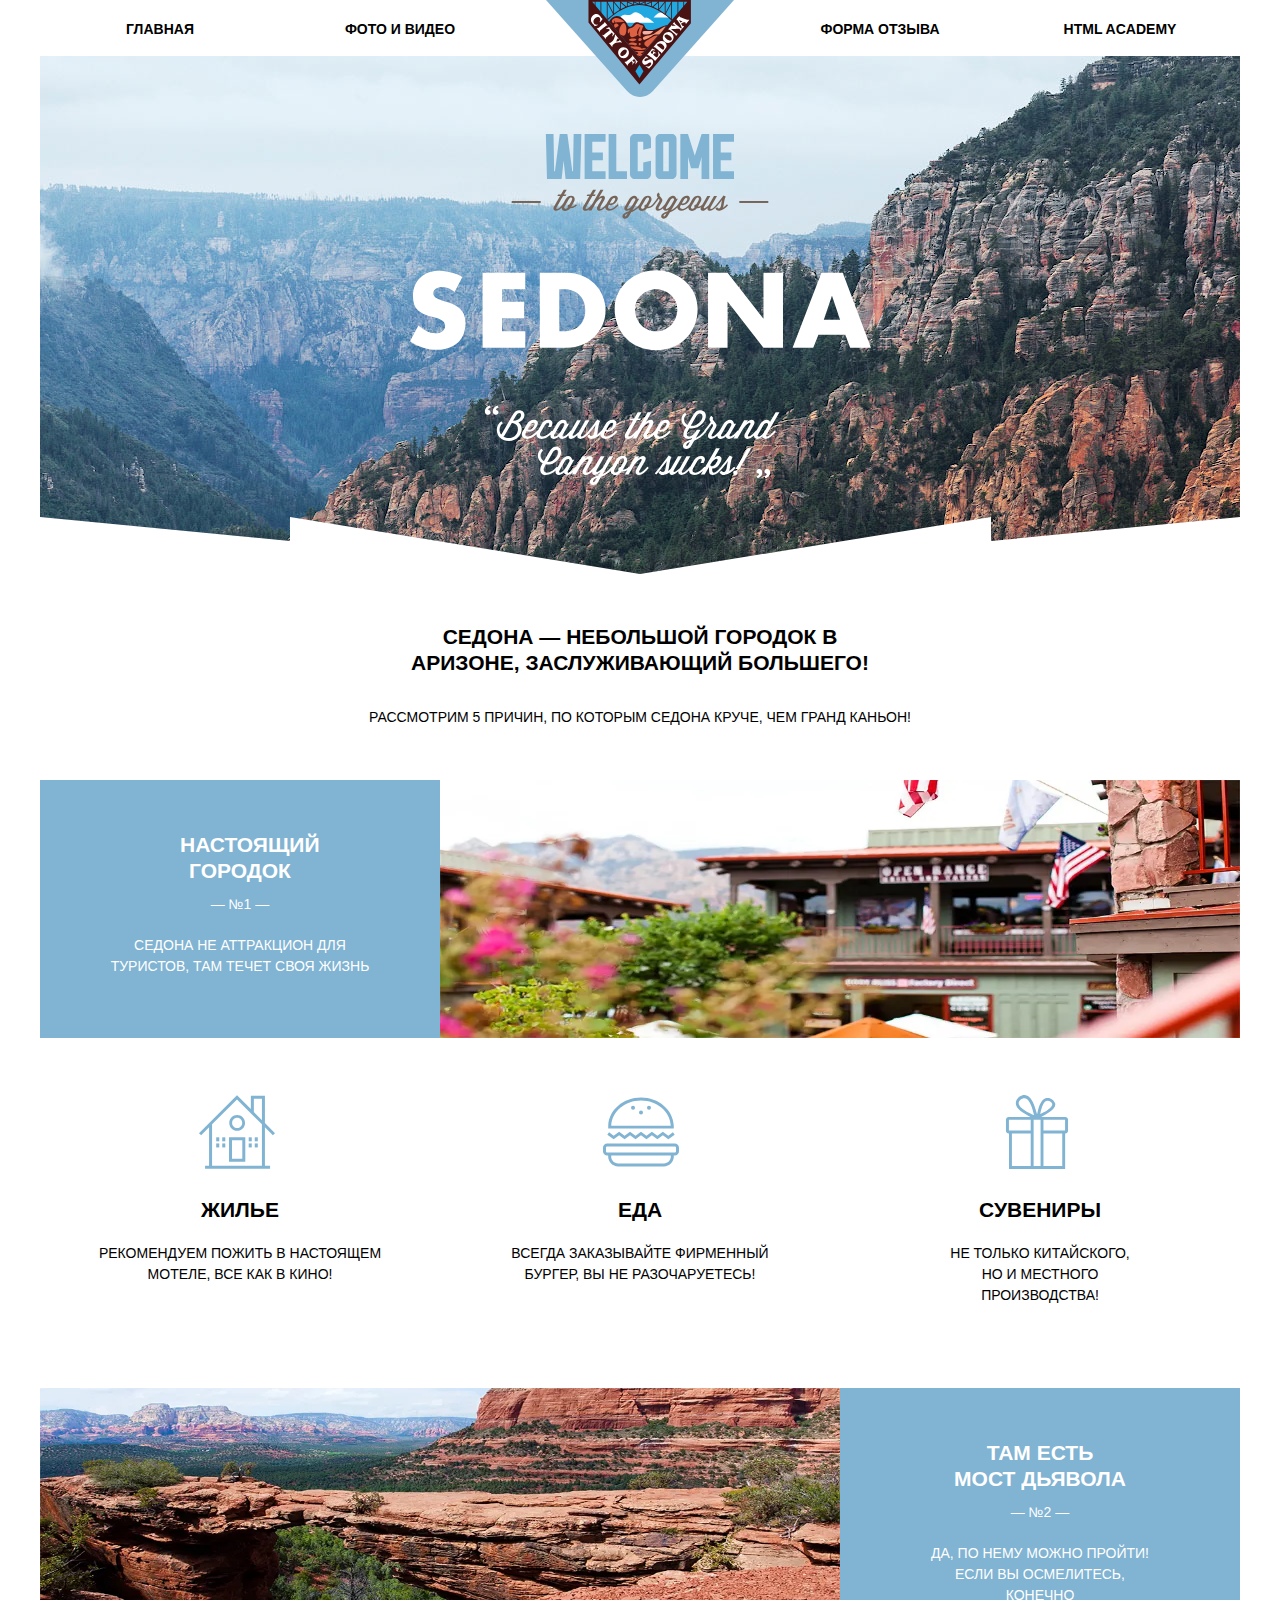
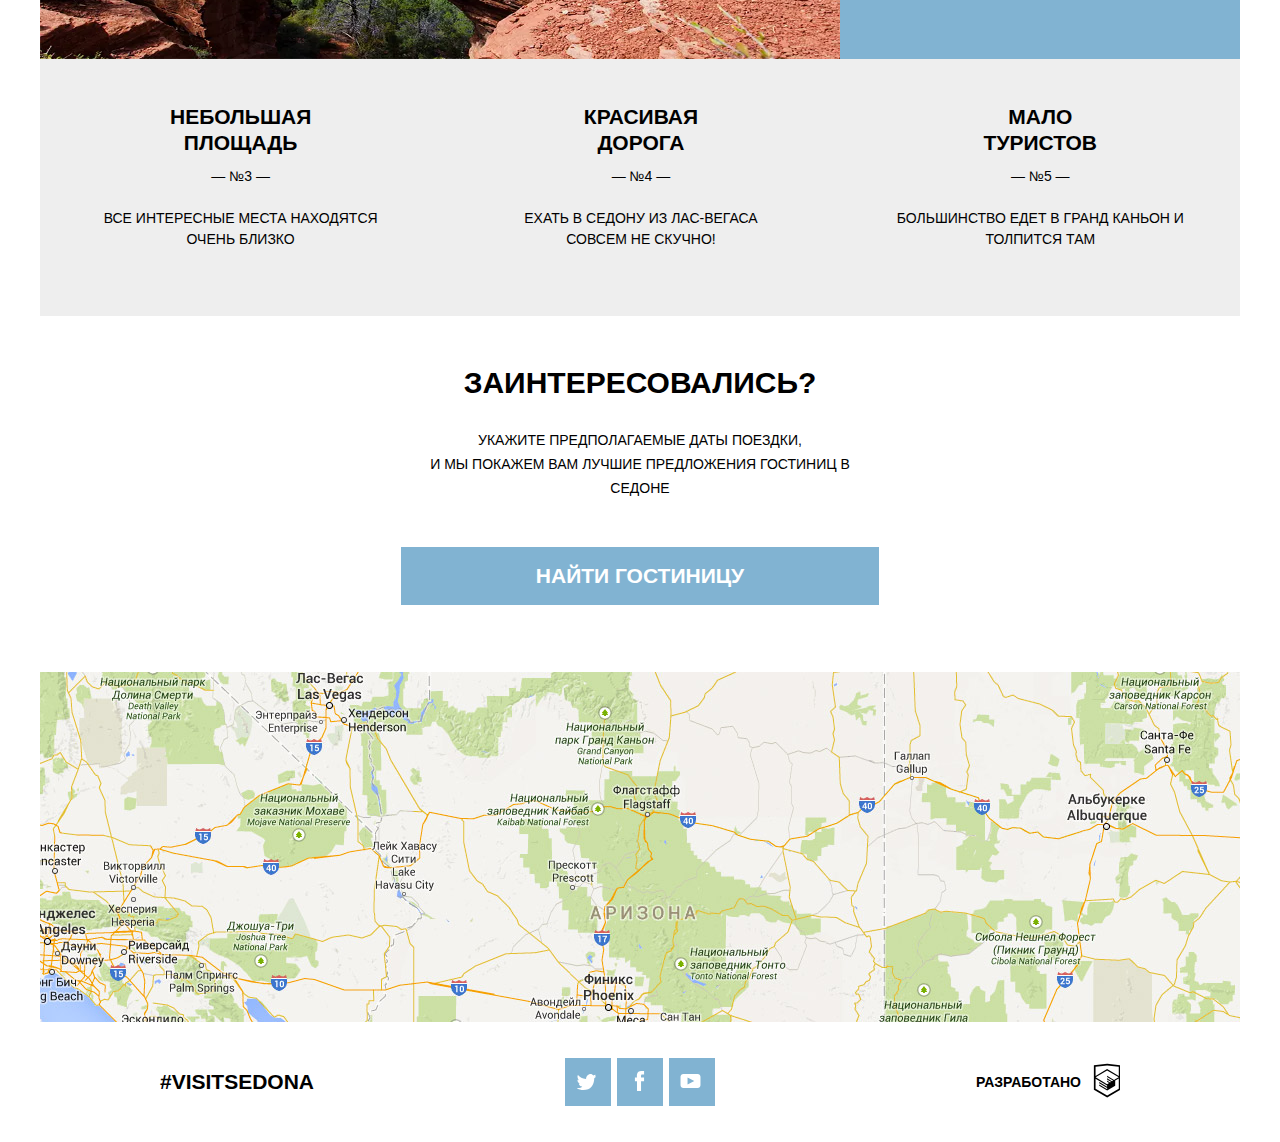
<file: index.html>
<!DOCTYPE html><html lang="ru"><head><meta charset="utf-8"><title>HTML Academy: Sedona</title><meta name="viewport" content="width=device-width,initial-scale=1"><link rel="stylesheet" href="css/style.min.css"><script src="js/picturefill.js"></script><script src="js/svgxuse.js" defer=""></script><link rel="preload" href="fonts/ptsans.woff" as="font"><link rel="preload" href="fonts/ptsans.woff2" as="font"><link rel="preload" href="fonts/ptsansbold.woff" as="font"><link rel="preload" href="fonts/ptsansbold.woff2" as="font"></head><body><header class="page-header"><nav class="main-nav"><button class="main-nav__toggle main-nav__toggle--close" type="button"><span class="visually-hidden">Закрыть меню</span></button><ul class="main-nav__list site-list"><li class="site-list__item site-list__item--main"><a href="#">Главная</a></li><li class="site-list__item site-list__item--photo"><a href="photo.html">Фото и видео</a></li><li class="site-list__item site-list__item--form"><a href="form.html">Форма отзыва</a></li><li class="site-list__item site-list__item--html"><a href="#">HTML Academy</a></li><li class="main-nav__logo site-list__item site-list__item--logo"><a class="main-nav__logo-image"><picture><source media="(min-width: 1200px)" srcset="img/logo-sedona-desktop.svg"><source media="(min-width: 768px)" srcset="img/logo-sedona-tablet.svg"><img src="img/logo-sedona-mobile.svg" width="102" height="83" alt="Лотип Седона"></picture></a><button class="main-nav__toggle main-nav__toggle--open" type="button"><span class="visually-hidden">Открыть меню</span></button></li></ul></nav></header><main class="page-main"><h1 class="visually-hidden">Город Седона</h1><section class="description"><div class="description__img index-image"></div><div class="description__text"><p class="description__main">Седона — небольшой <span class="description__break"><br></span>городок в Аризоне, заслуживающий большего!</p></div></section><section class="advantage"><h2 class="advantage__title">Рассмотрим 5 причин, по которым седона круче, чем гранд каньон!</h2><ul class="advantage__list"><li class="advantage__item advantage__item--city"><div class="advantage__wraper"><header class="advantage__description advantage__description--city advantage-text"><p class="advantage-text__title advantage-text__title--city">Настоящий городок</p><p class="advantage-text__number">— №1 —</p><p class="advantage-text__intro advantage-text__intro--city">Седона не аттракцион для туристов, там течет своя жизнь</p></header><div class="advantage__image"><picture><source type="image/webp" media="(min-width: 1200px)" srcset="img/main-city-desktop@1x.webp, img/main-city-desktop@2x.webp 2x"><source type="image/webp" media="(min-width: 768px)" srcset="img/main-city-tablet@1x.webp, img/main-city-tablet@2x.webp 2x"><source type="image/webp" srcset="img/main-city-mobile@1x.webp, img/main-city-mobile@2x.webp 2x"><source media="(min-width: 1200px)" srcset="img/main-city-desktop@1x.jpg, img/main-city-desktop@2x.jpg 2x"><source media="(min-width: 768px)" srcset="img/main-city-tablet@1x.jpg, img/main-city-tablet@2x.jpg 2x"><img class="advantage__img advantage__img--city" src="img/main-city-mobile@1x.jpg" srcset="img/main-city-mobile@2x.jpg 2x" alt="Город Седона"></picture></div></div><ul class="advantage__point"><li class="advantage__point-list point-list"><h3 class="point-list__title point-list__title--house"><svg class="point-list__title point-list__title--house-icon" width="37" height="37"><use xlink:href="img/sprite.svg#icon-house" aria-label="Иконка дом"></use></svg> Жилье</h3><p class="point-list__text point-list__text--house">Рекомендуем пожить в настоящем мотеле, все как в кино!</p></li><li class="advantage__point-list advantage__point-list--souvenir point-list"><h3 class="point-list__title point-list__title--souvenir"><svg class="point-list__title point-list__title--souvenir-icon" width="37" height="37"><use xlink:href="img/sprite.svg#icon-souvenir" aria-label="Иконка подарок"></use></svg> Сувениры</h3><p class="point-list__text point-list__text--souvenir">Не только китайского, <span class="point-list__break"><br></span>но и местного производства!</p></li><li class="advantage__point-list advantage__point-list--food point-list"><h3 class="point-list__title point-list__title--food"><svg class="point-list__title point-list__title--food-icon" width="37" height="37"><use xlink:href="img/sprite.svg#icon-food" aria-label="Иконка бургер"></use></svg> Еда</h3><p class="point-list__text point-list__text--food">Всегда заказывайте фирменный бургер, вы не разочаруетесь!</p></li></ul></li><li class="advantage__item advantage__item--bridge"><div class="advantage__wraper advantage__wraper--bridge"><header class="advantage__description advantage__description--bridge advantage-text"><p class="advantage-text__title advantage-text__title--bridge">Там есть<br class="advantage__break">мост дьявола</p><p class="advantage-text__number">— №2 —</p><p class="advantage-text__intro advantage-text__intro--bridge">Да, по нему можно пройти! Если вы осмелитесь, конечно</p></header><div class="advantage__image advantage__image--bridge"><picture><source type="image/webp" media="(min-width: 1200px)" srcset="img/main-bridge-desktop@1x.webp, img/main-bridge-desktop@2x.webp 2x"><source type="image/webp" media="(min-width: 768px)" srcset="img/main-bridge-tablet@1x.webp, img/main-bridge-tablet@2x.webp 2x"><source type="image/webp" srcset="img/main-bridge-mobile@1x.webp, img/main-bridge-mobile@2x.webp 2x"><source media="(min-width: 1200px)" srcset="img/main-bridge-desktop@1x.jpg, img/main-bridge-desktop@2x.jpg 2x"><source media="(min-width: 768px)" srcset="img/main-bridge-tablet@1x.jpg, img/main-bridge-tablet@2x.jpg 2x"><img class="advantage__img advantage__img--bridge" src="img/main-bridge-mobile@1x.jpg" srcset="img/main-bridge-mobile@2x.jpg 2x" alt="Мост дьявола"></picture></div></div></li><li><div class="advantage__wraper-bottom"><ul class="advantage__wraper-bottom advantage__wraper-bottom--item"><li class="advantage__item advantage__item--area"><header class="advantage__description advantage__description--area advantage-text"><p class="advantage-text__title advantage-text__title--area">Небольшая площадь</p><p class="advantage-text__number">— №3 —</p><p class="advantage-text__intro advantage-text__intro--area">ВСЕ интересные места находятся очень близко</p></header></li><li class="advantage__item advantage__item--road"><header class="advantage__description advantage__description--road advantage-text"><p class="advantage-text__title advantage-text__title--road">Красивая дорога</p><p class="advantage-text__number">— №4 —</p><p class="advantage-text__intro advantage-text__intro--road">Ехать в седону из Лас-Вегаса совсем не скучно!</p></header></li><li class="advantage__item advantage__item--tourists"><header class="advantage__description advantage__description--tourists advantage-text"><p class="advantage-text__title advantage-text__title--tourists">Мало туристов</p><p class="advantage-text__number">— №5 —</p><p class="advantage-text__intro advantage-text__intro--tourists">Большинство едет в Гранд Каньон <span class="advantage__tourist-break"><br></span>и толпится там</p></header></li></ul></div></li></ul></section><section class="book"><div class="book__form"><h3 class="book__title">Заинтересовались?</h3><p class="book__action">Укажите предполагаемые даты поездки,<span class="book__break"><br></span>и мы покажем вам лучшие предложения гостиниц в Седоне</p><a class="book__write button" href="form.html">Найти гостиницу</a></div></section><section class="map"><iframe src="https://www.google.com/maps/embed?pb=!1m18!1m12!1m3!1d1411320.942376212!2d-112.10368639910246!3d34.754761025169095!2m3!1f0!2f0!3f0!3m2!1i1024!2i768!4f13.1!3m3!1m2!1s0x872da132f942b00d%3A0x5548c523fa6c8efd!2z0KHQtdC00L7QvdCwLCDQkNGA0LjQt9C-0L3QsCA4NjMzNiwg0KHQqNCQ!5e0!3m2!1sru!2s!4v1588671570621!5m2!1sru!2s" width="600" height="450" style="border:0;" allowfullscreen="" aria-hidden="false" tabindex="0"></iframe></section></main><footer class="page-footer"><div class="page-footer__hashtag">#visitsedona</div><div class="page-footer__social social"><ul class="social__list"><li class="social__item"><a class="social__link social__link--twitter" href="#" aria-label="Мы в Твиттер"><svg class="social__link social__link--twitter-icon" width="21" height="16"><use xlink:href="img/sprite.svg#icon-twitter"></use></svg></a></li><li class="social__item"><a class="social__link social__link--facebook" href="#" aria-label="Мы в Фейсбуке"><svg class="social__link social__link--facebook-icon" width="11" height="20"><use xlink:href="img/sprite.svg#icon-facebook"></use></svg></a></li><li class="social__item"><a class="social__link social__link--youtube" href="#" aria-label="Мы в Ютубе"><svg class="social__link social__link--youtube-icon" width="21" height="14"><use xlink:href="img/sprite.svg#icon-youtube"></use></svg></a></li></ul></div><div class="page-footer__copyright copyright"><b class="copyright__text">Разработано</b> <a class="copyright__link" href="https://htmlacademy.ru/intensive/adaptive" aria-label="Html Академия"><svg class="copyright__html-icon" width="27" height="40"><use xlink:href="img/sprite.svg#icon-copyright" aria-label="Логотип HTML Academy"></use></svg></a></div></footer></body></html>
</file>
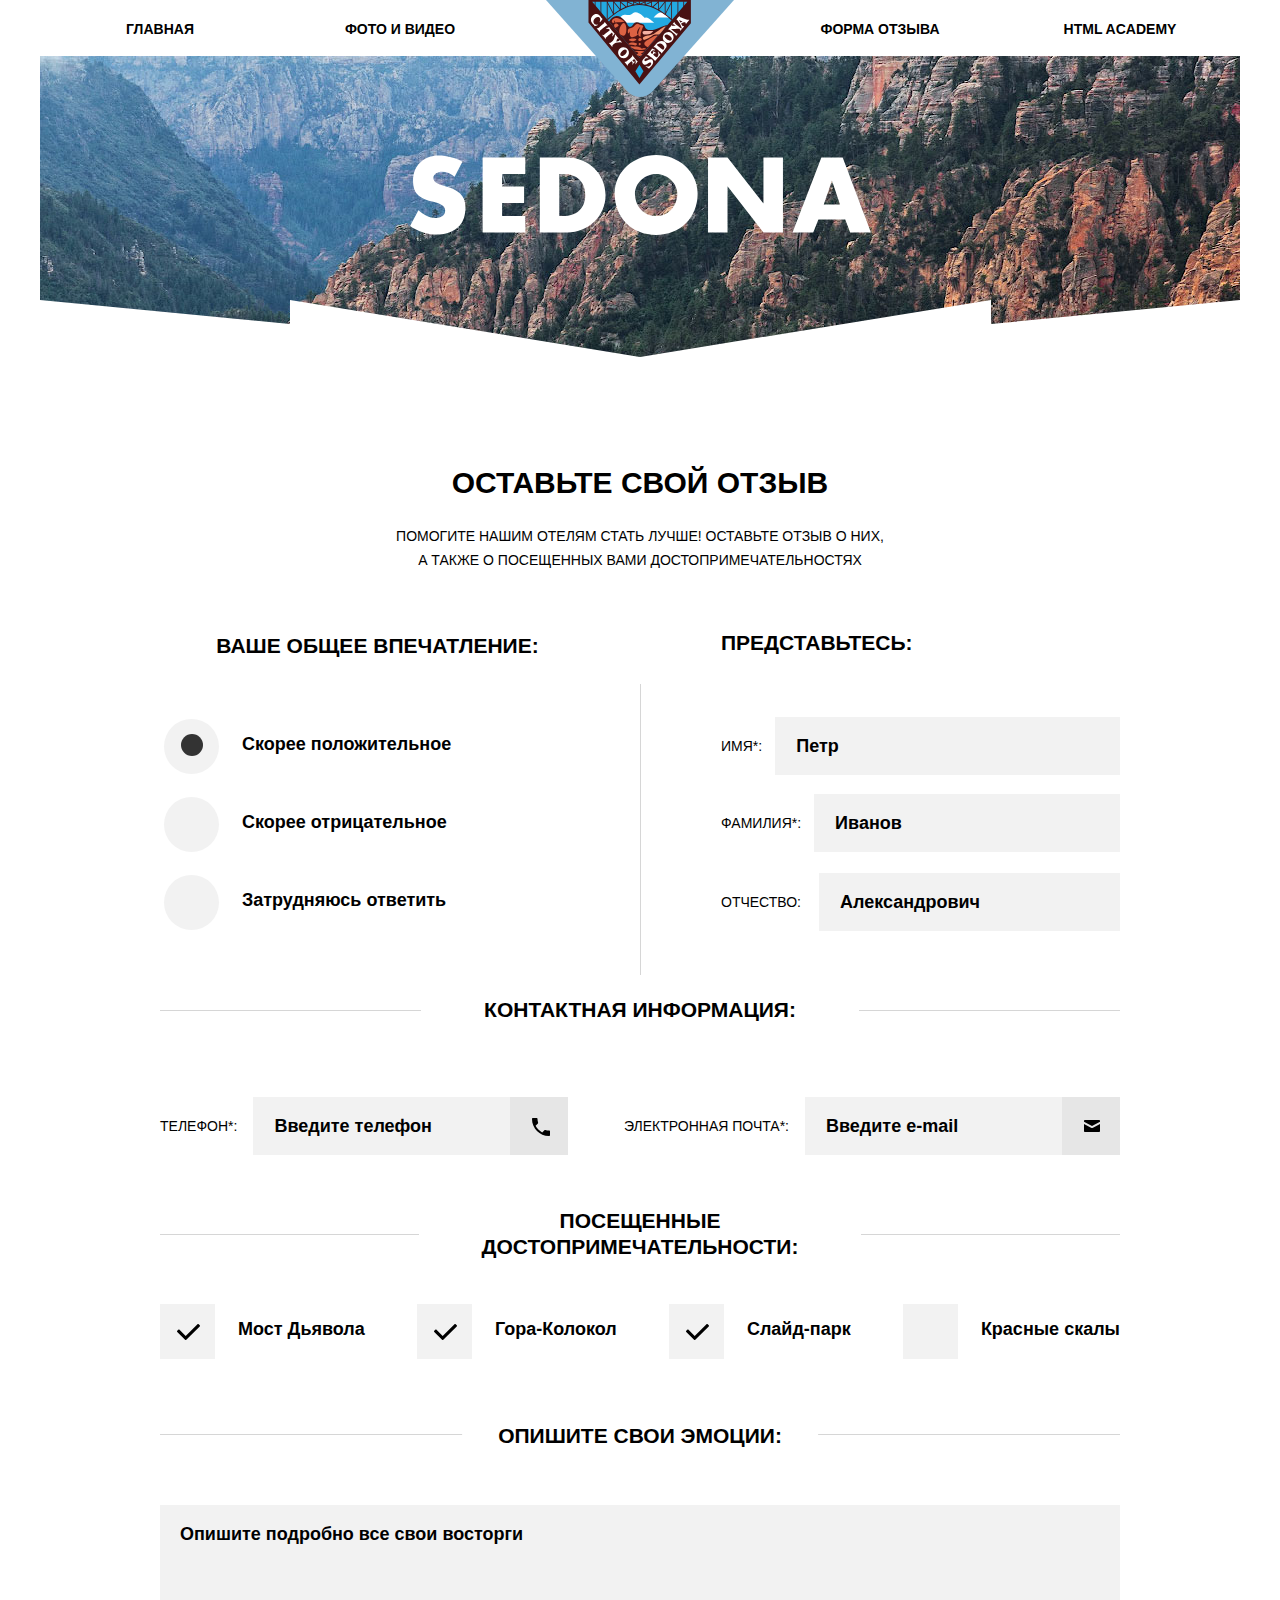
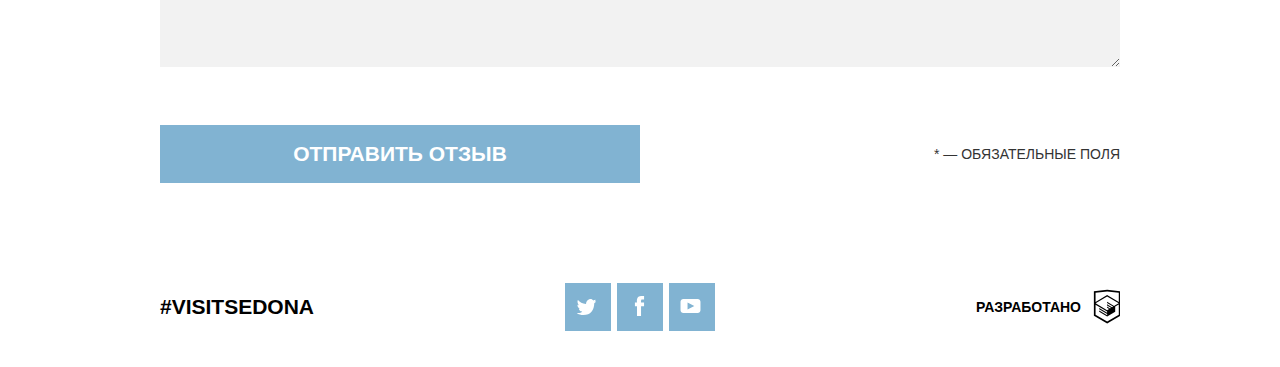
<file: form.html>
<!DOCTYPE html><html lang="ru"><head><meta charset="utf-8"><title>HTML Academy: Sedona</title><meta name="viewport" content="width=device-width,initial-scale=1"><link rel="stylesheet" href="css/style.min.css"><script src="js/picturefill.js"></script><script src="js/svgxuse.js" defer=""></script><link rel="preload" href="fonts/ptsans.woff" as="font"><link rel="preload" href="fonts/ptsans.woff2" as="font"><link rel="preload" href="fonts/ptsansbold.woff" as="font"><link rel="preload" href="fonts/ptsansbold.woff2" as="font"></head><body><header class="page-header"><nav class="main-nav main-nav--closed"><button class="main-nav__toggle main-nav__toggle--close" type="button"><span class="visually-hidden">Закрыть меню</span></button><ul class="main-nav__list site-list"><li class="site-list__item site-list__item--main"><a href="index.html">Главная</a></li><li class="site-list__item site-list__item--photo"><a href="photo.html">Фото и видео</a></li><li class="site-list__item site-list__item--form"><a href="form.html">Форма отзыва</a></li><li class="site-list__item site-list__item--html"><a href="#">HTML Academy</a></li><li class="main-nav__logo site-list__item site-list__item--logo"><a href="index.html" class="main-nav__logo-image"><picture><source media="(min-width: 1200px)" srcset="img/logo-sedona-desktop.svg"><source media="(min-width: 768px)" srcset="img/logo-sedona-tablet.svg"><img src="img/logo-sedona-mobile.svg" width="102" height="83" alt="Лотип Седона"></picture></a><button class="main-nav__toggle main-nav__toggle--open" type="button"><span class="visually-hidden">Открыть меню</span></button></li></ul></nav></header><main class="page-main"><section class="description"><div class="description__img-photo"></div></section><section class="form"><div><h2 class="form__main-title">Оставьте свой отзыв</h2><p class="form__title-description">Помогите нашим отелям стать лучше! оставьте отзыв о них, <span class="form__break"><br></span>а также о посещенных вами достопримечательностях</p></div><form class="form__filling"><fieldset class="form__unit form__unit--introduction"><legend class="form__title">Представьтесь:</legend><div class="form__introduction form__introduction--introduction"><label for="user-name">Имя*:</label> <input class="form__introduction-field form__field form__field--name" id="user-name" type="text" name="name" placeholder="Петр" required=""></div><div class="form__introduction form__introduction--introduction"><label for="user-surname">Фамилия*:</label> <input class="form__introduction-field form__field form__field--surname" id="user-surname" type="text" name="surname" placeholder="Иванов" required=""></div><div class="form__introduction form__introduction--introduction"><label for="user-patronymic">Отчество:</label> <input class="form__introduction-field form__field form__field--patronomic" id="user-patronymic" type="text" name="patronymic" placeholder="Александрович"></div></fieldset><fieldset class="form__unit form__unit--contact"><legend class="form__title form__title--contact">Контактная информация:</legend><div class="form__introduction-wrapper"><div class="form__introduction form__introduction--contact"><label for="user-number"><span class="form__contact-hide">Контактный</span> телефон*:</label><div class="form__contact-wrapper"><input class="form__contact-number form__field" id="user-number" type="tel" name="phone-number" placeholder="Введите телефон" required=""><div class="form__contact-image"><svg class="form__contact-img form__contact-img--phone" width="18" height="18"><use xlink:href="img/sprite.svg#icon-phone" aria-label="Иконка телефон"></use></svg></div></div></div><div class="form__introduction form__introduction--contact"><label for="user-email">Электронная почта*:</label><div class="form__contact-wrapper"><input class="form__contact-email form__field" id="user-email" type="email" name="email" placeholder="Введите e-mail" required=""><div class="form__contact-image"><svg class="form__contact-img form__contact-img--email" width="16" height="16"><use xlink:href="img/sprite.svg#icon-mail" aria-label="Иконка письмо"></use></svg></div></div></div></div></fieldset><fieldset class="form__unit form__unit--imprassion"><legend class="form__title">Ваше общее впечатление:</legend><ul class="form__impression-wraper"><li class="form__impression"><input type="radio" name="grid" value="positive" id="positive" checked="" class="visually-hidden form__input form__input--radio"> <label for="positive" class="form__text">Скорее положительное</label></li><li class="form__impression"><input type="radio" name="grid" value="negative" id="negative" class="visually-hidden form__input form__input--radio"> <label for="negative" class="form__text">Скорее отрицательное</label></li><li class="form__impression"><input type="radio" name="grid" value="noanswer" id="noanswer" class="visually-hidden form__input form__input--radio"> <label for="noanswer" class="form__text">Затрудняюсь ответить</label></li></ul></fieldset><fieldset class="form__unit form__unit--sight"><legend class="form__title form__title--sight">Посещенные <span class="form__break"><br></span>достопримечательности:</legend><ul class="form__sight-wrapper"><li class="form__sight"><input type="checkbox" name="feature" value="Devil bridge" id="devil-bridge" class="visually-hidden form__input form__input--checkbox" checked=""> <label for="devil-bridge" class="form__text">Мост Дьявола</label></li><li class="form__sight"><input type="checkbox" name="feature" value="Bell mountain" id="bell-mountain" class="visually-hidden form__input form__input--checkbox" checked=""> <label for="bell-mountain" class="form__text">Гора-Колокол</label></li><li class="form__sight"><input type="checkbox" name="feature" value="Slide park" id="slide-park" class="visually-hidden form__input form__input--checkbox" checked=""> <label for="slide-park" class="form__text">Слайд-парк</label></li><li class="form__sight"><input type="checkbox" name="feature" value="Red rock" id="red-rock" class="visually-hidden form__input form__input--checkbox"> <label for="red-rock" class="form__text">Красные скалы</label></li></ul></fieldset><fieldset class="form__unit form__unit--emotion"><legend class="form__title form__title--emotion">Опишите свои эмоции:</legend><textarea class="form__text-field" name="comment" id="user-emotion" rows="5" placeholder="Опишите подробно все свои восторги"></textarea><div class="form__button-wrapper"><input type="submit" class="form__button button" value="Отправить отзыв"><div class="form__coment">* — обязательные поля</div></div></fieldset></form></section></main><footer class="page-footer"><div class="page-footer__hashtag">#visitsedona</div><div class="page-footer__social social"><ul class="social__list"><li class="social__item"><a class="social__link social__link--twitter" href="#" aria-label="Мы в Твиттер"><svg class="social__link social__link--twitter-icon" width="21" height="16"><use xlink:href="img/sprite.svg#icon-twitter"></use></svg></a></li><li class="social__item"><a class="social__link social__link--facebook" href="#" aria-label="Мы в Фейсбуке"><svg class="social__link social__link--facebook-icon" width="11" height="20"><use xlink:href="img/sprite.svg#icon-facebook"></use></svg></a></li><li class="social__item"><a class="social__link social__link--youtube" href="#" aria-label="Мы в Ютубе"><svg class="social__link social__link--youtube-icon" width="21" height="14"><use xlink:href="img/sprite.svg#icon-youtube"></use></svg></a></li></ul></div><div class="page-footer__copyright copyright"><b class="copyright__text">Разработано</b> <a class="copyright__link" href="https://htmlacademy.ru/intensive/adaptive" aria-label="Html Академия"><svg class="copyright__html-icon" width="27" height="40"><use xlink:href="img/sprite.svg#icon-copyright" aria-label="Логотип HTML Academy"></use></svg></a></div></footer></body></html>
</file>
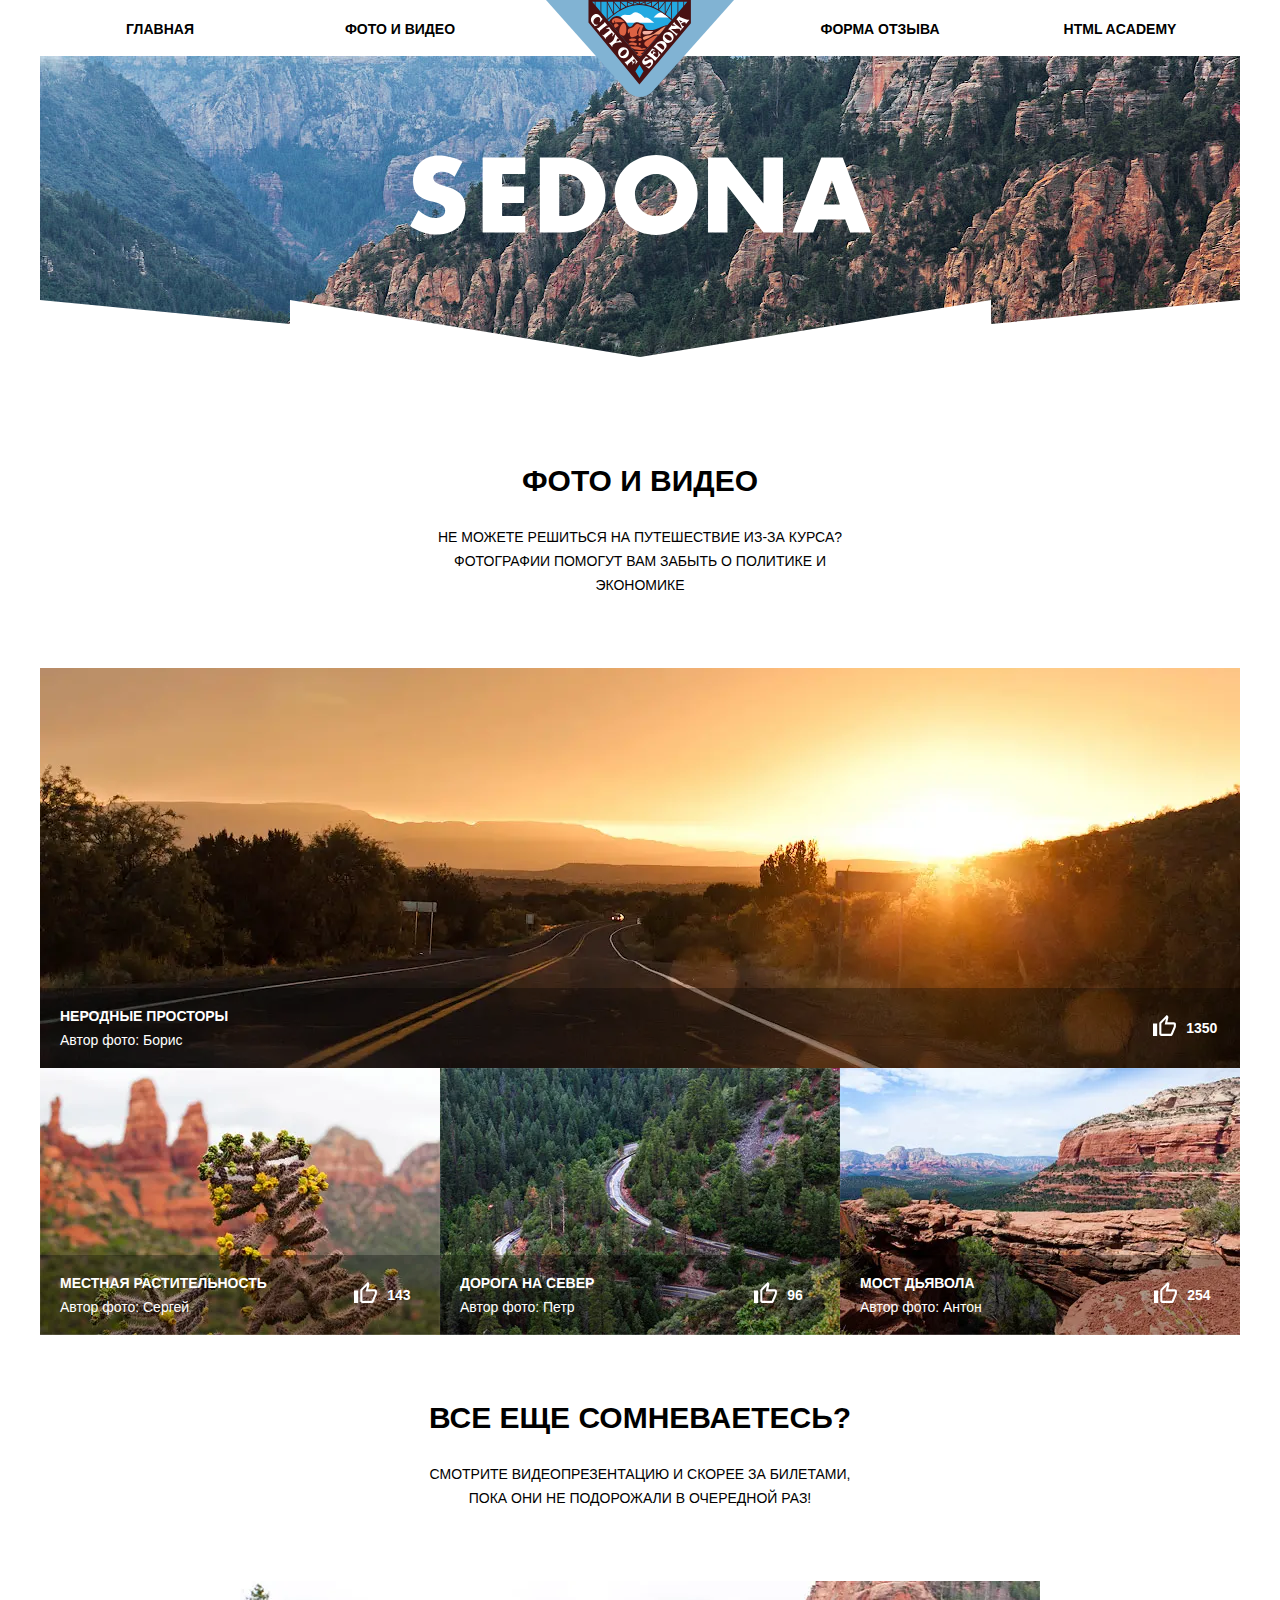
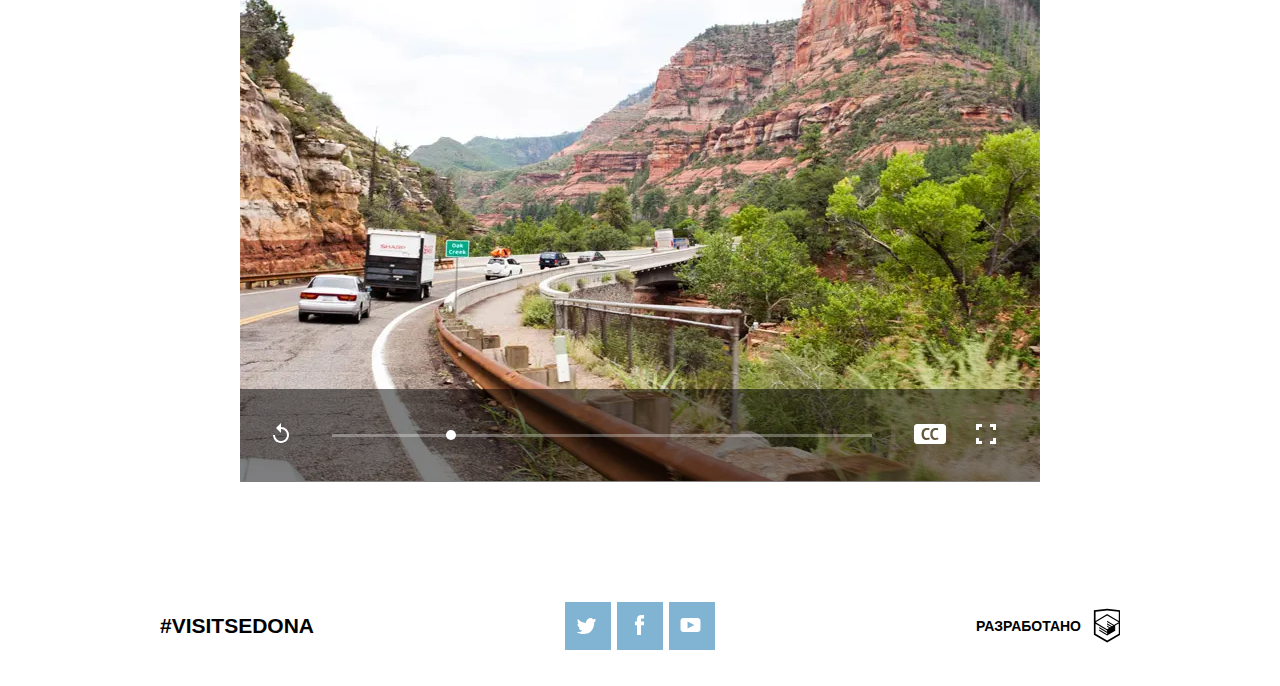
<file: photo.html>
<!DOCTYPE html><html lang="ru"><head><meta charset="utf-8"><title>HTML Academy: Sedona</title><meta name="viewport" content="width=device-width,initial-scale=1"><link rel="stylesheet" href="css/style.min.css"><script src="js/picturefill.js"></script><script src="js/svgxuse.js" defer=""></script><link rel="preload" href="fonts/ptsans.woff" as="font"><link rel="preload" href="fonts/ptsans.woff2" as="font"><link rel="preload" href="fonts/ptsansbold.woff" as="font"><link rel="preload" href="fonts/ptsansbold.woff2" as="font"></head><body><header class="page-header"><nav class="main-nav main-nav--closed"><button class="main-nav__toggle main-nav__toggle--close" type="button"><span class="visually-hidden">Закрыть меню</span></button><ul class="main-nav__list site-list"><li class="site-list__item site-list__item--main"><a href="index.html">Главная</a></li><li class="site-list__item site-list__item--photo"><a href="photo.html">Фото и видео</a></li><li class="site-list__item site-list__item--form"><a href="form.html">Форма отзыва</a></li><li class="site-list__item site-list__item--html"><a href="#">HTML Academy</a></li><li class="main-nav__logo site-list__item site-list__item--logo"><a href="index.html" class="main-nav__logo-image"><picture><source media="(min-width: 1200px)" srcset="img/logo-sedona-desktop.svg"><source media="(min-width: 768px)" srcset="img/logo-sedona-tablet.svg"><img src="img/logo-sedona-mobile.svg" width="102" height="83" alt="Лотип Седона"></picture></a><button class="main-nav__toggle main-nav__toggle--open" type="button"><span class="visually-hidden">Открыть меню</span></button></li></ul></nav></header><main class="page-main"><section class="description"><div class="description__img-photo"></div></section><section class="photo"><h2 class="photo__title">Фото и видео</h2><p class="photo__title-description">Не можете решиться на путешествие из-за курса? Фотографии помогут Вам забыть о политике и экономике</p><ul class="photo__list"><li class="photo__view photo-view photo-view--sunset"><a href="#" class="photo-view__img"><picture><source type="image/webp" media="(min-width: 1200px)" srcset="img/photo-sunset-desktop@1x.webp, img/photo-sunset-desktop@2x.webp 2x"><source type="image/webp" media="(min-width: 768px)" srcset="img/photo-sunset-tablet@1x.webp, img/photo-sunset-tablet@2x.webp 2x"><source type="image/webp" srcset="img/photo-sunset-mobile@1x.webp, img/photo-sunset-mobile@2x.webp 2x"><source media="(min-width: 1200px)" srcset="img/photo-sunset-desktop@1x.jpg, img/photo-sunset-desktop@2x.jpg 2x"><source media="(min-width: 768px)" srcset="img/photo-sunset-tablet@1x.jpg, img/photo-sunset-tablet@2x.jpg 2x"><img class="photo-view__img photo-view__img--sunset" src="img/photo-sunset-mobile@1x.jpg" srcset="img/photo-sunset-mobile@2x.jpg 2x" width="280" alt="Закат Седоны"></picture></a><div class="photo-view__caption"><div class="photo-view__caption-autor photo-view__caption-autor--first-child"><p class="photo-view__title">Неродные просторы</p><p class="photo-view__autor">Автор фото: Борис</p></div><div class="photo-view__like photo-view__like--first-child"><svg class="photo-view__like-icon" width="23" height="21"><use xlink:href="img/sprite.svg#icon-like" aria-label="Палец вверх"></use></svg> 1350</div></div></li><li class="photo__view photo-view"><a href="#" class="photo-view__img"><picture><source type="image/webp" media="(min-width: 1200px)" srcset="img/photo-cactus-desktop@1x.webp, img/photo-cactus-desktop@2x.webp 2x"><source type="image/webp" media="(min-width: 768px)" srcset="img/photo-cactus-tablet@1x.webp, img/photo-cactus-tablet@2x.webp 2x"><source type="image/webp" srcset="img/photo-cactus-mobile@1x.webp, img/photo-cactus-mobile@2x.webp 2x"><source media="(min-width: 1200px)" srcset="img/photo-cactus-desktop@1x.jpg, img/photo-cactus-desktop@2x.jpg 2x"><source media="(min-width: 768px)" srcset="img/photo-cactus-tablet@1x.jpg, img/photo-cactus-tablet@2x.jpg 2x"><img class="photo-view__img photo-view__img--flora" src="img/photo-cactus-mobile@1x.jpg" srcset="img/photo-cactus-mobile@2x.jpg 2x" alt="Растительность Седоны"></picture></a><div class="photo-view__caption"><div class="photo-view__caption-autor"><p class="photo-view__title">Местная растительность</p><p class="photo-view__autor">Автор фото: Сергей</p></div><div class="photo-view__like"><svg class="photo-view__like-icon" width="23" height="21"><use xlink:href="img/sprite.svg#icon-like" aria-label="Палец вверх"></use></svg> 143</div></div></li><li class="photo__view photo-view"><a href="#" class="photo-view__img"><picture><source type="image/webp" media="(min-width: 1200px)" srcset="img/photo-roads-desktop@1x.webp, img/photo-roads-desktop@2x.webp 2x"><source type="image/webp" media="(min-width: 768px)" srcset="img/photo-roads-tablet@1x.webp, img/photo-roads-tablet@2x.webp 2x"><source type="image/webp" srcset="img/photo-roads-mobile@1x.webp, img/photo-roads-mobile@2x.webp 2x"><source media="(min-width: 1200px)" srcset="img/photo-roads-desktop@1x.jpg, img/photo-roads-desktop@2x.jpg 2x"><source media="(min-width: 768px)" srcset="img/photo-roads-tablet@1x.jpg, img/photo-roads-tablet@2x.jpg 2x"><img class="photo-view__img photo-view__img--road" src="img/photo-roads-mobile@1x.jpg" srcset="img/photo-roads-mobile@2x.jpg 2x" alt="Дорога Седоны"></picture></a><div class="photo-view__caption"><div class="photo-view__caption-autor"><p class="photo-view__title">Дорога на север</p><p class="photo-view__autor">Автор фото: Петр</p></div><div class="photo-view__like"><svg class="photo-view__like-icon" width="23" height="21"><use xlink:href="img/sprite.svg#icon-like" aria-label="Палец вверх"></use></svg> 96</div></div></li><li class="photo__view photo-view"><a href="#" class="photo-view__img"><picture><source type="image/webp" media="(min-width: 1200px)" srcset="img/photo-bridge-desktop@1x.webp, img/photo-bridge-desktop@2x.webp 2x"><source type="image/webp" media="(min-width: 768px)" srcset="img/photo-bridge-tablet@1x.webp, img/photo-bridge-tablet@2x.webp 2x"><source type="image/webp" srcset="img/photo-bridge-mobile@1x.webp, img/photo-bridge-mobile@2x.webp 2x"><source media="(min-width: 1200px)" srcset="img/photo-bridge-desktop@1x.jpg, img/photo-bridge-desktop@2x.jpg 2x"><source media="(min-width: 768px)" srcset="img/photo-bridge-tablet@1x.jpg, img/photo-bridge-tablet@2x.jpg 2x"><img class="photo-view__img photo-view__img--bridge" src="img/photo-bridge-mobile@1x.jpg" srcset="img/photo-bridge-mobile@2x.jpg 2x" alt="Мост Дьявола"></picture></a><div class="photo-view__caption"><div class="photo-view__caption-autor"><p class="photo-view__title">Мост Дьявола</p><p class="photo-view__autor">Автор фото: Антон</p></div><div class="photo-view__like"><svg class="photo-view__like-icon" width="23" height="21"><use xlink:href="img/sprite.svg#icon-like" aria-label="Палец вверх"></use></svg> 254</div></div></li></ul></section><section class="video"><h2 class="video__title">Все еще сомневаетесь?</h2><p class="video__title-description">Смотрите видеопрезентацию и скорее за билетами, пока они не подорожали в очередной раз!</p><a href="#"><picture><source type="image/webp" media="(min-width: 1200px)" srcset="img/video-desktop@1x.webp, img/video-desktop@2x.webp 2x"><source type="image/webp" media="(min-width: 768px)" srcset="img/video-tablet@1x.webp, img/video-tablet@2x.webp 2x"><source type="image/webp" srcset="img/video-mobile@1x.webp, img/video-mobile@2x.webp 2x"><source media="(min-width: 1200px)" srcset="img/video-desktop@1x.jpg, img/video-desktop@2x.jpg 2x"><source media="(min-width: 768px)" srcset="img/video-tablet@1x.jpg, img/video-tablet@2x.jpg 2x"><img class="video__img" src="img/video-mobile@1x.jpg" srcset="img/video-mobile@2x.jpg 2x" width="321" height="201" alt="Видео города"></picture></a><div class="video__setting"><div class="video__play"><div class="video__scale"></div><div class="video__toggle"></div></div><div class="video__setting-wrapper"><div class="video__replay"><svg class="video__replay-icon" width="16" height="20"><use xlink:href="img/sprite.svg#icon-video-replay" aria-label="Кнопка повторить"></use></svg></div><div class="video__subtitles"><svg class="video__subtitles-icon" width="32" height="20"><use xlink:href="img/sprite.svg#icon-video-subtitles" aria-label="Кнопка субтитры"></use></svg></div><div class="video__fullscreen"><svg class="video__fullscreen-icon" width="20" height="20"><use xlink:href="img/sprite.svg#icon-video-fullscreen" aria-label="Кнопка полный экран"></use></svg></div></div></div></section></main><footer class="page-footer"><div class="page-footer__hashtag">#visitsedona</div><div class="page-footer__social social"><ul class="social__list"><li class="social__item"><a class="social__link social__link--twitter" href="#" aria-label="Мы в Твиттер"><svg class="social__link social__link--twitter-icon" width="21" height="16"><use xlink:href="img/sprite.svg#icon-twitter"></use></svg></a></li><li class="social__item"><a class="social__link social__link--facebook" href="#" aria-label="Мы в Фейсбуке"><svg class="social__link social__link--facebook-icon" width="11" height="20"><use xlink:href="img/sprite.svg#icon-facebook"></use></svg></a></li><li class="social__item"><a class="social__link social__link--youtube" href="#" aria-label="Мы в Ютубе"><svg class="social__link social__link--youtube-icon" width="21" height="14"><use xlink:href="img/sprite.svg#icon-youtube"></use></svg></a></li></ul></div><div class="page-footer__copyright copyright"><b class="copyright__text">Разработано</b> <a class="copyright__link" href="https://htmlacademy.ru/intensive/adaptive" aria-label="Html Академия"><svg class="copyright__html-icon" width="27" height="40"><use xlink:href="img/sprite.svg#icon-copyright" aria-label="Логотип HTML Academy"></use></svg></a></div></footer></body></html>
</file>
<file: css/style.min.css>
@font-face{font-family:"PTSans";src:url(../fonts/ptsans.woff2) format("woff2"),url(../fonts/ptsans.woff) format("woff");font-weight:400;font-style:normal;font-display:swap}@font-face{font-family:"PTSans";src:url(../fonts/ptsansbold.woff2) format("woff2"),url(../fonts/ptsansbold.woff) format("woff");font-weight:700;font-style:normal;font-display:swap}
/*! normalize.css v8.0.1 | MIT License | github.com/necolas/normalize.css */
html{line-height:1.15;-webkit-text-size-adjust:100%;-moz-text-size-adjust:100%;-ms-text-size-adjust:100%;text-size-adjust:100%;-webkit-box-sizing:border-box;box-sizing:border-box}body{font-family:"PT Sans","Arial",sans-serif;background-color:#fff;text-transform:uppercase;color:#000;max-width:320px;margin:auto}details,main{display:block}h1{font-size:2em;margin:.67em 0}hr{-webkit-box-sizing:content-box;box-sizing:content-box;height:0;overflow:visible}code,kbd,pre,samp{font-family:monospace;font-size:1em}a{background-color:transparent;text-decoration:none}abbr[title]{border-bottom:none;-webkit-text-decoration:underline dotted;text-decoration:underline dotted}b,strong{font-weight:bolder}small{font-size:80%}sub,sup{font-size:75%;line-height:0;position:relative;vertical-align:baseline}sub{bottom:-.25em}sup{top:-.5em}img{border-style:none}button,input,optgroup,select,textarea{font-family:inherit;font-size:100%;line-height:1.15;margin:0}button,input{overflow:visible}button,select{text-transform:none}[type=button],[type=reset],[type=submit],button{-webkit-appearance:button;-moz-appearance:button;appearance:button}[type=button]::-moz-focus-inner,[type=reset]::-moz-focus-inner,[type=submit]::-moz-focus-inner,button::-moz-focus-inner{border-style:none;padding:0}[type=button]:-moz-focusring,[type=reset]:-moz-focusring,[type=submit]:-moz-focusring,button:-moz-focusring{outline:1px dotted ButtonText}fieldset{padding:.35em .75em .625em}legend{color:inherit;display:table;max-width:100%;white-space:normal}progress{vertical-align:baseline}textarea{overflow:auto}[type=checkbox],[type=radio],legend{-webkit-box-sizing:border-box;box-sizing:border-box;padding:0}[type=number]::-webkit-inner-spin-button,[type=number]::-webkit-outer-spin-button{height:auto}[type=search]{-webkit-appearance:textfield;-moz-appearance:textfield;appearance:textfield;outline-offset:-2px}[type=search]::-webkit-search-decoration{-webkit-appearance:none;appearance:none}::-webkit-file-upload-button{-webkit-appearance:button;appearance:button;font:inherit}summary{display:list-item}[hidden],template{display:none}.site-list__item{font-size:18px;line-height:40px;padding-top:12px;padding-bottom:4px;margin:auto;font-weight:700;text-align:center;border-top:1px solid #9ac2db;border-bottom:1px solid #678fa8}.site-list__item:hover{background-color:#669ec0}.site-list__item:active{background-color:#5496bd}.site-list__item--main{padding-top:6px;padding-bottom:8px}.site-list__item--photo{padding-top:6px;padding-bottom:7px}.site-list__item--form{padding-top:7px;padding-bottom:7px}.site-list__item--html{padding-top:8px;padding-bottom:5px}.site-list__item a:active{color:rgba(255,255,255,.3)}.site-list__item:nth-child(4){-webkit-box-shadow:inset 0 -10px 10px -8px rgba(0,0,0,.4);box-shadow:inset 0 -10px 10px -8px rgba(0,0,0,.4)}.site-list__item--logo{border:0;padding-top:0;padding-bottom:0;height:56px}.site-list__item--logo:active,.site-list__item--logo:hover{background-color:#fff}.site-list__item a{color:#fff}@media (min-width:768px){.site-list__item{font-size:14px;font-weight:700;line-height:26px;margin:0;border:0;padding-top:16px;-ms-flex-preferred-size:20%;flex-basis:20%}.site-list__item--logo{padding-top:0}.site-list__item--form,.site-list__item--html,.site-list__item--main,.site-list__item--photo{padding-bottom:5px}.site-list__item:active,.site-list__item:hover{background-color:#fff}.site-list__item a{color:#000}.site-list__item a:hover{color:#81b3d2}.site-list__item a:active{color:#cacaca}.site-list__item:nth-child(3),.site-list__item:nth-child(4){-webkit-box-ordinal-group:2;-ms-flex-order:1;order:1}.site-list__item:nth-child(4){-webkit-box-shadow:none;box-shadow:none}}.visually-hidden:not(:focus):not(:active),input[type=checkbox].visually-hidden,input[type=radio].visually-hidden{position:absolute;width:1px;height:1px;margin:-1px;border:0;padding:0;white-space:nowrap;-webkit-clip-path:inset(100%);clip-path:inset(100%);clip:rect(0 0 0 0);overflow:hidden}.description__main{font-size:18px;line-height:26px;font-weight:700;padding:39px 30px 27px 28px;margin:0}.description__img,.description__img-photo{height:390px;background-color:#e6f0f6;background-size:280px auto,100%,auto;background-image:url(../img/text-sedona-index.svg),url(../img/bg-intro-triangle-mobile.svg),url(../img/bg-back-mobile@1x.jpg);background-position:center,bottom,center;background-repeat:no-repeat}.description__img-photo{height:158px;background-size:228px,100%,auto;background-image:url(../img/text-sedona.svg),url(../img/bg-intro-triangle-mobile.svg),url(../img/bg-back-mobile@1x.jpg);background-position:50% 44%,bottom,bottom}.description__text{text-align:center}@media (min-width:768px){.description__img{height:518px;background-image:url(../img/text-sedona-index.svg),url(../img/bg-intro-triangle-tablet.svg),url(../img/bg-back-tablet@1x.jpg);background-size:457px auto,100%,100%;background-position:50% 47%,bottom,center}.description__main{padding:52px 155px 27px;font-size:21px}.description__img-photo{height:290px;background-image:url(../img/text-sedona.svg),url(../img/bg-intro-triangle-tablet.svg),url(../img/bg-back-mobile@1x.jpg);background-size:458px auto,100%,130%;background-position:50% 45%,bottom,bottom}.description__break{display:none}}@media (min-width:1200px){.description__img{height:518px;background-image:url(../img/text-sedona-index.svg),url(../img/bg-intro-triangle-desktop.svg),url(../img/bg-back-desktop@1x.jpg);background-size:461px auto,100%,100%}.description__main{padding:50px 363px 28px}.description__img-photo{height:301px;background-image:url(../img/text-sedona.svg),url(../img/bg-intro-triangle-desktop.svg),url(../img/bg-back-desktop@1x.jpg);background-size:461px auto,100%,100%}}.advantage__title{font-size:14px;line-height:26px;font-weight:400;margin:0;text-align:center;padding:0 32px 5px 29px}.advantage__list{margin:0;padding:0}.advantage__point{display:-webkit-box;display:-ms-flexbox;display:flex;-ms-flex-wrap:wrap;flex-wrap:wrap;padding-left:69px;padding-bottom:38px;margin:auto}.advantage__description{background-color:#81b3d2;padding:39px 20px 40px;-webkit-box-sizing:border-box;box-sizing:border-box;position:relative}.advantage__description--road{padding-top:27px}.advantage__description--area,.advantage__description--road,.advantage__description--tourists{background-color:#eee;color:#000;padding-bottom:27px}.advantage__description--tourists{padding-top:27px}.advantage__description--area{padding-top:24px}.advantage__description--tourists{padding-right:15px;padding-left:15px}.advantage__description--area,.advantage__description--road{border-bottom:1px solid #d6d6d6}.advantage__description--bridge,.advantage__description--city{color:#fff}.advantage__point-list{margin-top:29px}.advantage__description--city{background-image:url(../img/bg-triangle.svg);background-size:100%;background-position:top;background-repeat:no-repeat;padding-top:77px;padding-left:27px;padding-right:27px}.advantage__image{background-size:cover;background-repeat:no-repeat;height:262px;overflow:hidden;display:-webkit-box;display:-ms-flexbox;display:flex;-webkit-box-align:center;-ms-flex-align:center;align-items:center}.advantage__description .advantage-text{-ms-flex-preferred-size:33%;flex-basis:33%;-webkit-box-flex:1;-ms-flex-positive:1;flex-grow:1}.advantage__wraper-bottom{padding:0;background-color:#eee}.advantage__wraper-bottom--item{padding-left:20px;padding-right:20px}.advantage__break{display:none}@media (min-width:768px){.advantage__title{padding:0 129px 50px}.advantage__wraper{display:-webkit-box;display:-ms-flexbox;display:flex;-ms-flex-line-pack:stretch;align-content:stretch}.advantage__item--city{background-image:none}.advantage__description{padding-bottom:41px}.advantage__description--bridge,.advantage__description--city{width:256px}.advantage__description--area,.advantage__description--road,.advantage__description--tourists{padding:45px 25px 46px}.advantage__description--area,.advantage__description--road{border:0}.advantage__description--city{padding:45px 38px 35px;background-image:none}.advantage__description--bridge{padding-top:44px}.advantage__description--area{padding-left:30px;padding-right:21px}.advantage__description--road{padding-left:48px;padding-right:28px}.advantage__point{-webkit-box-pack:justify;-ms-flex-pack:justify;justify-content:space-between;padding:52px 46px 62px 45px;max-width:100%;-ms-flex-wrap:wrap;flex-wrap:wrap}.advantage__image{height:auto;-webkit-box-flex:2;-ms-flex-positive:2;flex-grow:2;-ms-flex-preferred-size:66%;flex-basis:66%;-webkit-box-align:stretch;-ms-flex-align:stretch;align-items:stretch}.advantage__point-list{margin:0;text-align:center;-ms-flex-preferred-size:165px;flex-basis:165px;padding-top:107px;-webkit-box-sizing:border-box;box-sizing:border-box}.advantage__point-list--souvenir{-webkit-box-ordinal-group:2;-ms-flex-order:1;order:1}.advantage__point-list--food{padding:107px 4px 0}.advantage__wraper--bridge{-webkit-box-orient:horizontal;-webkit-box-direction:reverse;-ms-flex-direction:row-reverse;flex-direction:row-reverse}.advantage__wraper-bottom{padding:0;background-color:#eee}.advantage__wraper-bottom--item{display:-webkit-box;display:-ms-flexbox;display:flex;margin:auto;padding-left:0;padding-right:0}.advantage__break{display:block}.advantage__tourist-break{display:none}.advantage__img--bridge,.advantage__img--city{height:100%;width:100%;margin-bottom:-4px}}@media (min-width:1200px){.advantage__description{padding-top:52px;padding-bottom:53px}.advantage__description--bridge,.advantage__description--city{width:400px}.advantage__description--city{padding-right:35px;padding-left:35px}.advantage__description--area,.advantage__description--road,.advantage__description--tourists{padding:45px 0 66px}.advantage__point{padding:52px 50px 82px}.advantage__point-list{-ms-flex-preferred-size:300px;flex-basis:300px}.advantage__wraper-bottom{padding:0}.advantage__wraper-bottom--item{display:-webkit-box;display:-ms-flexbox;display:flex;margin:auto;-ms-flex-wrap:wrap;flex-wrap:wrap}.advantage__item--area,.advantage__item--road,.advantage__item--tourists{padding-right:0;padding-left:0;-ms-flex-preferred-size:33%;flex-basis:33%;-webkit-box-flex:1;-ms-flex-positive:1;flex-grow:1}.advantage__img{min-width:800px}.advantage__img--bridge,.advantage__img--city{margin-bottom:-146px}}.book__form{padding-top:28px;padding-bottom:50px;text-align:center}.book__title{font-size:21px;line-height:26px;font-weight:700;margin:0}.book__action{font-size:14px;line-height:24px;padding:19px 20px 35px;margin:0}.book__write{font-size:21px;line-height:26px;font-weight:700;margin:0}.book__break{display:none}@media (min-width:768px){.book__form{padding-top:54px;padding-bottom:58px}.book__title{font-size:30px}.book__action{padding:32px 100px 41px}.book__break{display:inline}}@media (min-width:1200px){.book__action{padding-right:370px;padding-left:370px;padding-bottom:47px}.book__form{padding-bottom:67px}}.page-footer{padding:35px 84px 22px;margin:auto;max-width:300px;text-align:center}.page-footer__hashtag{font-size:21px;line-height:26px;font-weight:700;padding-bottom:36px}@media (min-width:768px){.page-footer{display:-webkit-box;display:-ms-flexbox;display:flex;-webkit-box-pack:justify;-ms-flex-pack:justify;justify-content:space-between;padding:36px 60px;-webkit-box-align:center;-ms-flex-align:center;align-items:center;max-width:100%}.page-footer__hashtag{padding-bottom:0}}@media (min-width:1200px){.page-footer{padding-right:120px;padding-left:120px}}.photo__title{font-size:18px;line-height:26px;font-weight:700;margin:0;padding-bottom:25px;text-align:center}.photo{margin:39px 0 0}.photo__title-description{font-size:14px;line-height:24px;margin:0;text-align:center;padding-right:25px;padding-left:25px}.photo__list{padding:26px 0 0;margin:0;-webkit-box-sizing:border-box;box-sizing:border-box}.photo__view{border-top:1px solid #d6d6d6;padding-top:23px}@media (min-width:768px){.photo__title{font-size:30px;padding-bottom:31px}.photo__title-description{padding-right:104px;padding-left:104px}.photo__list{display:-webkit-box;display:-ms-flexbox;display:flex;-ms-flex-wrap:wrap;flex-wrap:wrap;padding-top:69px}.photo{margin:74px 60px 0}.photo__view{border-top:none;padding-top:0}}@media (min-width:1200px){.photo__title-description{padding-right:378px;padding-left:378px}.photo{margin:111px 0 0}.photo__list{padding-top:71px}}.advantage-text{text-align:center}.advantage-text__title{font-size:18px;line-height:26px;font-weight:700;margin:0;padding-right:15px;padding-left:15px}.advantage-text__number{font-size:14px;margin:0;padding-top:10px;padding-bottom:19px;position:relative}.advantage-text__intro{font-size:14px;line-height:21px;margin:0}.advantage-text__intro--road{padding-left:15px;padding-right:15px}@media (min-width:768px){.advantage-text__title{font-size:21px;padding-top:0;padding-right:17px;padding-left:23px}.advantage-text__title--city{padding-top:0}.advantage-text__title--tourists{padding-left:38px;padding-right:30px}.advantage-text__title--bridge{padding-left:0;padding-right:0}.advantage-text__intro{padding-left:13px;padding-right:7px}.advantage-text__intro--bridge,.advantage-text__intro--road,.advantage-text__intro--tourists{padding-left:30px;padding-right:24px}.advantage-text__intro--city{padding-left:7px}.advantage-text__number{padding-top:12px;padding-bottom:23px}}@media (min-width:1200px){.advantage-text__title{padding-right:105px;padding-left:105px}.advantage-text__title--area,.advantage-text__title--road,.advantage-text__title--tourists{padding-right:130px;padding-left:130px}.advantage-text__title--bridge{padding-left:0;padding-right:0}.advantage-text__intro--city{padding-right:25px;padding-left:25px}.advantage-text__intro--bridge,.advantage-text__intro--road{padding-right:65px;padding-left:65px}.advantage-text__intro--area,.advantage-text__intro--tourists{padding-right:40px;padding-left:40px}}.button{-webkit-box-sizing:border-box;box-sizing:border-box;padding:16px 46px;background-color:#81b3d2;color:#fff;display:inline-block;margin-left:20px;margin-right:20px;text-align:center}.button:hover{background-color:#669ec0}.button:active{background-color:#5496bd;color:rgba(255,255,255,.3)}.button:disabled{background-color:#e5e5e5}@media (min-width:768px){.button{padding-left:135px;padding-right:135px}}.social__list{margin:0;padding:0 0 34px;display:-webkit-box;display:-ms-flexbox;display:flex;-webkit-box-pack:justify;-ms-flex-pack:justify;justify-content:space-between}.social__item{width:46px;height:48px;background-color:#81b3d2;position:relative}.social__item:hover{background-color:#669ec0}.social__item:active{background-color:#5496bd}.social__item a:focus svg{outline:1px solid #dbbd83}.social__link{fill:#fff}.social__link--twitter-icon{top:16px;left:11px}.social__link--facebook-icon,.social__link--twitter-icon,.social__link--youtube-icon{position:absolute;right:auto}.social__link--youtube-icon{top:16px;left:11px}.social__link--facebook-icon{top:13px;left:17px}.social__link--facebook-icon:active,.social__link--twitter-icon:active,.social__link--youtube-icon:active{fill:rgba(255,255,255,.3)}@media (min-width:768px){.social__list{padding-bottom:0}.social__item{margin-right:6px}.social__item:last-child{margin-right:0}}.copyright__text{font-size:14px;line-height:26px;padding-right:12px}.copyright__html-icon{fill:#000}.copyright__html-icon:hover{fill:#81b3d2}.copyright__html-icon:active{fill:#b2b2b2}.copyright{display:-webkit-box;display:-ms-flexbox;display:flex;-webkit-box-align:center;-ms-flex-align:center;align-items:center;padding-right:11px;padding-left:11px}@media (min-width:768px){.copyright__html-icon{left:4px}.copyright{padding-right:0}}.main-nav{background-color:#81b3d2;width:auto;position:relative}.main-nav__logo{background-color:#fff}.main-nav__list{padding:0;margin:0}.main-nav__toggle{position:absolute;display:block;width:23px;height:21px;cursor:pointer;border:0}.main-nav__toggle--open{bottom:18px;right:20px;left:auto;background-color:#fff}.main-nav__toggle--open::before{content:"";position:absolute;top:0;left:0;width:23px;height:4px;background-color:#81b3d2;-webkit-box-shadow:0 8px 0 0 #81b3d2,0 16px 0 0 #81b3d2;box-shadow:0 8px 0 0 #81b3d2,0 16px 0 0 #81b3d2}.main-nav__toggle--open:hover::before{background-color:#b3d1e4;-webkit-box-shadow:0 8px 0 0 #b3d1e4,0 16px 0 0 #b3d1e4;box-shadow:0 8px 0 0 #b3d1e4,0 16px 0 0 #b3d1e4}.main-nav__toggle--open:active::before{background-color:#d9e8f1;-webkit-box-shadow:0 8px 0 0 #d9e8f1,0 16px 0 0 #d9e8f1;box-shadow:0 8px 0 0 #d9e8f1,0 16px 0 0 #d9e8f1}.main-nav__toggle--close{display:none;top:14px;right:21px;left:auto;background-color:transparent}.main-nav__toggle--close::after,.main-nav__toggle--close::before{content:"";position:absolute;top:9px;left:-3px;width:30px;height:4px;background-color:#fff}.main-nav__toggle--close::before{-webkit-transform:rotate(45deg);transform:rotate(45deg);-webkit-box-shadow:none;box-shadow:none}.main-nav__toggle--close::after{-webkit-transform:rotate(-45deg);transform:rotate(-45deg)}.main-nav__toggle--close:hover::after,.main-nav__toggle--close:hover::before{background-color:#cde1ed}.main-nav__toggle--close:active::after,.main-nav__toggle--close:active::before{background-color:#a7cae0}.main-nav__logo-image img{z-index:20}@media (min-width:768px){.main-nav__list{background-color:#fff;display:-webkit-box;display:-ms-flexbox;display:flex;-ms-flex-wrap:wrap;flex-wrap:wrap}.main-nav button{display:none}}@media (min-width:1200px){.main-nav__logo-image img{width:188px;height:auto}.main-nav__list{padding-right:0;padding-left:0}}.photo-view__autor,.photo-view__title{font-size:14px;line-height:24px;margin:0}.photo-view__title{font-weight:700;padding-top:15px}.photo-view__like{font-weight:700;font-size:14px;line-height:21px;margin:0;padding-bottom:17px;padding-left:36px;position:relative}.photo-view__autor{text-transform:none;padding-bottom:10px}.photo-view__img{height:auto;min-width:280px}.photo-view__img--bridge,.photo-view__img--flora,.photo-view__img--road,.photo-view__img--sunset{display:block;margin-left:20px;margin-right:20px}.photo-view__caption{margin-left:20px;margin-right:20px}.photo-view__like-icon{position:absolute;top:-3px;left:0;right:auto;fill:#b2b2b2}@media (min-width:768px){.photo-view__img--sunset{height:auto;min-width:648px}.photo-view__caption{background-color:#f2f2f2;display:-webkit-box;display:-ms-flexbox;display:flex;padding:16px 20px;-webkit-box-align:center;-ms-flex-align:center;align-items:center;margin-left:0;margin-right:0}.photo-view__caption-autor{width:87%}.photo-view__caption-autor--first-child{width:95%}.photo-view__like{width:13%;padding-bottom:0;padding-left:33px}.photo-view__like--first-child{width:5%}.photo-view__autor,.photo-view__title{padding:0}.photo-view__img--bridge,.photo-view__img--flora,.photo-view__img--road{min-width:324px;height:auto}.photo-view__img--bridge,.photo-view__img--flora,.photo-view__img--road,.photo-view__img--sunset{margin-left:0;margin-right:0}}@media (min-width:1200px){.photo-view{position:relative}.photo-view__img--sunset{height:auto;min-width:1200px}.photo-view__img--bridge,.photo-view__img--flora,.photo-view__img--road{min-width:400px;height:auto}.photo-view__caption{color:#fff;background-color:rgba(0,0,0,.3);margin-top:-80px;padding:16px 20px;position:absolute;left:0;right:0;bottom:0}.photo-view__like-icon{fill:#fff}.photo-view__caption-autor{width:90%}.photo-view__caption-autor--first-child{width:97%}.photo-view__like{width:10%}.photo-view__like--first-child{width:3%}}.point-list__title{font-size:18px;line-height:26px;font-weight:700;margin:0;position:relative;fill:#81b3d2}.point-list__title--house-icon,.point-list__title--souvenir-icon{position:absolute;top:-5px;left:-47px;right:auto}.point-list__title--souvenir-icon{top:-11px}.point-list__title--food-icon{position:absolute;top:-6px;left:-50px;right:auto}.point-list__title--house{padding-top:4px}.point-list__text{padding-top:13px;font-weight:400px;font-size:14px;line-height:21px;margin:0}.point-list__text--food,.point-list__text--house{padding-right:20px}.point-list__break{display:none}@media (min-width:768px){.point-list__text{padding-top:20px}.point-list__text--house{padding-left:0;padding-right:0}.point-list__text--food{padding-left:3px;padding-right:3px}.point-list__title{font-size:21px}.point-list__title--food-icon,.point-list__title--house-icon,.point-list__title--souvenir-icon{position:absolute;top:-102px;left:42px;right:auto;width:76px;height:74px}.point-list__title--house{padding-top:0}.point-list__break{display:inline}}@media (min-width:1200px){.point-list__text--souvenir{padding-left:40px;padding-right:40px}.point-list__title--food-icon,.point-list__title--house-icon,.point-list__title--souvenir-icon{left:109px}}.form__main-title{font-size:18px;line-height:26px;font-weight:700;text-align:center;padding-top:40px;margin:0}.form__title-description,.form__unit{border-bottom:1px solid #d6d6d6;margin:0}.form__title-description{font-size:14px;line-height:24px;text-align:center;font-weight:400;padding-top:24px;padding-bottom:22px}.form__unit{border:0;padding:0 20px 30px}.form__unit input{border:0;-webkit-box-flex:1;-ms-flex-positive:1;flex-grow:1;color:#000;font-size:18px;font-weight:700;padding-left:21px}.form__unit:last-child{border-bottom:none}.form__unit--introduction>div{padding-top:14px}.form__unit--introduction>div:nth-child(3){padding-top:19px}.form__unit--introduction>div:nth-child(4){padding-top:21px}.form__unit--emotion{display:-webkit-box;display:-ms-flexbox;display:flex;-webkit-box-orient:vertical;-webkit-box-direction:normal;-ms-flex-direction:column;flex-direction:column;padding-bottom:0}.form__unit--sight{padding-bottom:44px}.form__unit--imprassion .form__title{padding-top:17px}.form__unit--sight .form__title{padding-top:31px}.form__unit--emotion .form__title{padding-top:17px}.form__filling{padding-bottom:38px}.form__filling>div{border-bottom:none}.form__title{padding:14px 10px 6px;font-size:18px;line-height:26px;font-weight:700;text-align:center;margin:auto}.form__introduction{display:-webkit-box;display:-ms-flexbox;display:flex;-webkit-box-align:center;-ms-flex-align:center;align-items:center}.form__introduction label{font-size:14px;line-height:24px;text-align:center;font-weight:400}.form__introduction--introduction label{padding-right:13px}.form__introduction--introduction:nth-child(4) label{padding-right:18px}.form__field{height:58px;background-color:#f2f2f2;-webkit-box-sizing:border-box;box-sizing:border-box}.form__field::-webkit-input-placeholder{color:#000;opacity:1;font-size:18px;font-weight:700;-webkit-box-align:center;align-items:center}.form__field::-moz-placeholder{color:#000;opacity:1;font-size:18px;font-weight:700;align-items:center}.form__field:-ms-input-placeholder,.form__field::-ms-input-placeholder{color:#000;opacity:1;font-size:18px;font-weight:700;-ms-flex-align:center;align-items:center}.form__field::placeholder{color:#000;opacity:1;font-size:18px;font-weight:700;-webkit-box-align:center;-ms-flex-align:center;align-items:center}.form__field--name{width:230px}.form__field--surname{width:191px}.form__field--patronomic{width:193px}.form__field:hover{background-color:#e5e5e5}.form__field:active{background-color:#fff;outline:3px solid #e5e5e5;outline-offset:-4px}.form__introduction--contact{-webkit-box-orient:vertical;-webkit-box-direction:normal;-ms-flex-direction:column;flex-direction:column;-webkit-box-align:start;-ms-flex-align:start;align-items:flex-start}.form__introduction--contact label{padding-top:15px;padding-left:22px}.form__contact-wrapper{display:-webkit-box;display:-ms-flexbox;display:flex;-webkit-box-orient:horizontal;-webkit-box-direction:normal;-ms-flex-direction:row;flex-direction:row;padding-top:7px;width:100%}.form__contact-image{height:58px;width:58px;background-color:#e6e6e6;position:relative}.form__contact-img--email,.form__contact-img--phone{position:absolute;top:21px;left:22px}.form__contact-email,.form__contact-number{width:222px}.form__input+label::before{content:"";position:absolute;left:-78px;top:-15px;width:55px;height:55px;background-color:#f2f2f2}.form__input--radio+label::before{border-radius:50%}.form__input--radio+label::after{content:"";position:absolute;left:-61px;top:0;width:22px;height:22px;border-radius:50%;background-color:#333;display:none}.form__input--checkbox+label::after{content:"";position:absolute;left:-61px;top:5px;width:24px;height:18px;background-image:url(../img/icon-tick.svg);background-repeat:no-repeat;background-position:0 0;display:none}.form__input--checkbox:checked+label::after,.form__input--radio:checked+label::after{display:block}.form__input:hover+label::before{background-color:#e5e5e5}.form__input:active+label::before{background-color:#d5d5d5}.form__input:active+label::after{opacity:.3}.form__input:focus+label::before{outline:2px solid #dbbd83}.form__sight-wrapper{margin:0;padding:0}.form__text-field{padding:16px 20px;background-color:#f2f2f2;margin-top:10px;margin-bottom:16px;border:0;-webkit-box-sizing:border-box;box-sizing:border-box;width:100%;color:#000;opacity:1;font-size:18px;line-height:26px;font-weight:700}.form__text-field::-webkit-input-placeholder{color:#000;opacity:1;font-size:18px;line-height:26px;font-weight:700}.form__text-field::-moz-placeholder{color:#000;opacity:1;font-size:18px;line-height:26px;font-weight:700}.form__text-field:-ms-input-placeholder,.form__text-field::-ms-input-placeholder{color:#000;opacity:1;font-size:18px;line-height:26px;font-weight:700}.form__text-field::placeholder{color:#000;opacity:1;font-size:18px;line-height:26px;font-weight:700}.form__text{font-size:18px;line-height:26px;font-weight:700;text-transform:none;position:relative}.form__button{display:inline-block;margin:33px 0 0;border:0;text-transform:uppercase;width:100%}.form__button-wrapper .form__button{color:#fff;font-size:21px;line-height:26px;font-weight:700;padding-left:0;padding-right:0}.form__break,.form__coment{display:none}.form__impression{padding-top:43px;padding-left:78px}.form__impression:first-child{padding-top:32px}.form__sight{padding-top:54px;padding-left:78px}.form__sight:first-child{padding-top:25px}.form__impression-wraper{padding:0;margin:0}@media (min-width:768px){.form__main-title{font-size:30px;line-height:30px;padding-top:74px}.form__title{font-size:21px;line-height:26px;padding-left:0}.form__title--emotion{position:absolute;-webkit-transform:translate(-50%,0);transform:translate(-50%,0);left:50%;top:-12px;background:#fff}.form__filling{display:-webkit-box;display:-ms-flexbox;display:flex;-ms-flex-wrap:wrap;flex-wrap:wrap;padding-left:60px;padding-right:60px}.form__unit{padding-right:0;padding-left:0}.form__unit--introduction{-webkit-box-ordinal-group:3;-ms-flex-order:2;order:2;width:50%;border-bottom:none;padding-bottom:69px;padding-left:56px;padding-right:0;-webkit-box-sizing:border-box;box-sizing:border-box;position:relative}.form__unit--introduction .form__title{text-align:start;margin:0}.form__unit--introduction::before{content:"";height:291px;width:1px;background:#d6d6d6;position:absolute;left:0;top:22px}.form__unit--contact{-webkit-box-ordinal-group:4;-ms-flex-order:3;order:3;-webkit-box-flex:1;-ms-flex-positive:1;flex-grow:1;width:100%;border-top:1px solid #d6d6d6;border-bottom:none;padding-bottom:53px}.form__unit--contact .form__title{padding:0 63px}.form__unit--contact label{padding-top:25px}.form__unit--imprassion{-webkit-box-ordinal-group:2;-ms-flex-order:1;order:1;width:50%;border-bottom:none;padding-left:0;padding-right:0}.form__unit--imprassion .form__title{text-align:start;margin:0}.form__unit--emotion,.form__unit--sight{-webkit-box-flex:1;-ms-flex-positive:1;flex-grow:1;border-top:1px solid #d6d6d6;border-bottom:none}.form__unit--sight{-webkit-box-ordinal-group:5;-ms-flex-order:4;order:4;padding-bottom:95px}.form__unit--sight .form__title{padding:0 63px}.form__unit--emotion{-webkit-box-ordinal-group:6;-ms-flex-order:5;order:5;position:relative}.form__unit--emotion .form__title{padding:0 36px}.form__title-description{border:0;padding-bottom:59px;padding-top:26px}.form__break{display:inline}.form__button{padding-left:0;width:auto;min-width:324px}.form__coment{-webkit-box-align:center;-ms-flex-align:center;align-items:center;padding-top:33px;font-size:14px;line-height:26px;color:#333}.form__button-wrapper,.form__coment,.form__sight-wrapper{display:-webkit-box;display:-ms-flexbox;display:flex}.form__button-wrapper{-webkit-box-pack:justify;-ms-flex-pack:justify;justify-content:space-between;padding-bottom:22px}.form__button-wrapper .form__button{padding-right:11px}.form__button-wrapper input{-webkit-box-flex:0;-ms-flex-positive:0;flex-grow:0}.form__sight-wrapper{-ms-flex-wrap:wrap;flex-wrap:wrap;padding-left:67px;-webkit-box-pack:center;-ms-flex-pack:center;justify-content:center}.form__sight-wrapper li{padding-right:0}.form__sight{padding-top:62px;-ms-flex-preferred-size:32%;flex-basis:32%}.form__sight:nth-child(-n+2){padding-top:56px}.form__text-field{margin:70px 0 23px}.form__unit--introduction>div:first-of-type{padding-top:55px}.form__impression{padding-top:52px}.form__impression:first-child{padding-top:66px}.form__field--name{width:215px}.form__field--surname{width:178px}.form__field--patronomic{width:180px}}@media (min-width:1200px){.form__title-description{padding-bottom:44px}.form__button{min-width:480px;padding-left:17px;padding-right:13px}.form__filling{padding-left:120px;padding-right:120px;padding-bottom:42px}.form__contact-hide{display:none}.form__introduction--contact{-webkit-box-orient:horizontal;-webkit-box-direction:normal;-ms-flex-direction:row;flex-direction:row;-webkit-box-align:center;-ms-flex-align:center;align-items:center;padding-bottom:25px}.form__introduction--contact label{padding-left:0;padding-right:16px}.form__contact-wrapper,.form__introduction--contact,.form__introduction-wrapper{display:-webkit-box;display:-ms-flexbox;display:flex}.form__contact-wrapper{width:auto;padding-top:0}.form__introduction-wrapper{-webkit-box-orient:horizontal;-webkit-box-direction:normal;-ms-flex-direction:row;flex-direction:row;-webkit-box-pack:justify;-ms-flex-pack:justify;justify-content:space-between;padding-top:74px;-ms-flex-wrap:wrap;flex-wrap:wrap}.form__field{min-width:257px}.form__unit--contact label{padding-top:0}.form__unit--imprassion .form__title{padding-right:45px;text-align:center;margin:auto}.form__unit--introduction{padding-left:81px;padding-bottom:66px}.form__unit--contact{padding-bottom:28px}.form__unit--sight{padding-bottom:92px}.form__main-title{font-size:30px;padding-top:111px}.form__title{font-size:21px}.form__sight-wrapper{padding-right:0;padding-left:0;-ms-flex-wrap:wrap;flex-wrap:wrap;-webkit-box-pack:justify;-ms-flex-pack:justify;justify-content:space-between}.form__sight{-ms-flex-preferred-size:auto;flex-basis:auto}.form__sight:nth-child(n){padding-top:56px}.form__impression{padding-left:82px}.form__button-wrapper .form__button{padding-right:0}.form__text-field{margin-bottom:25px}}.map{background:url(../img/bg-map-mobile@1x.jpg) no-repeat;background-size:cover}.map,.map iframe{height:350px;width:100%}@media (min-width:768px){.map{background:url(../img/bg-map-tablet@1x.jpg) no-repeat}}@media (min-width:1200px){.map{background:url(../img/bg-map-desktop@1x.jpg) no-repeat}}.video__title{font-size:18px;line-height:26px;font-weight:700;margin:0;padding-top:35px;padding-bottom:25px;text-align:center;border-top:1px solid #d6d6d6}.video__title-description{font-size:14px;line-height:24px;margin:0;text-align:center;padding:0 30px 35px}.video__img{width:100%;height:201px;display:block}.video__setting-wrapper{margin-right:20px;margin-left:20px;background-color:#f2f2f2;height:66px;position:relative;display:-webkit-box;display:-ms-flexbox;display:flex;text-align:center}.video__replay-icon{position:absolute;top:22px;left:25px;right:auto;fill:#5c6870}.video__replay-icon:hover{fill:#333}.video__replay-icon:active{fill:#b8b8b8}.video__fullscreen-icon,.video__subtitles-icon{position:absolute;top:23px;left:auto;right:74px;fill:#5c6870}.video__subtitles-icon:hover{fill:#333}.video__subtitles-icon:active{fill:#b8b8b8}.video__fullscreen-icon{right:23px}.video__fullscreen-icon:hover{fill:#333}.video__fullscreen-icon:active{fill:#b8b8b8}.video__scale{height:3px;background-color:rgba(255,255,255,.3);margin:0 22px;top:50%;left:0;right:0;position:absolute}.video__toggle{background-color:#fff;position:absolute;top:19px;left:58px;width:10px;height:10px;border-radius:50%}.video__play{position:relative;background-color:rgba(0,0,0,.5);margin:-45px 20px 0;height:45px;display:-webkit-box;display:-ms-flexbox;display:flex}.video__setting{padding-bottom:40px}@media (min-width:768px){.video{padding:0 60px 40px;position:relative}.video__title{border-top:none;padding-top:64px;font-size:30px;line-height:30px;padding-bottom:29px}.video__title-description{padding:0 110px 73px}.video__img{height:499px;position:relative}.video__replay-icon{top:35px;left:-25px;right:auto;fill:#fff}.video__replay-icon:hover{fill:#c2c2c2}.video__replay-icon:active{fill:#949494}.video__fullscreen-icon,.video__subtitles-icon{top:36px;left:464px;right:auto;fill:#fff}.video__subtitles-icon:hover{fill:#c2c2c2}.video__subtitles-icon:active{fill:#949494}.video__fullscreen-icon{left:527px}.video__fullscreen-icon:hover{fill:#c2c2c2}.video__fullscreen-icon:active{fill:#949494}.video__scale{width:390px;top:90px;left:50px}.video__toggle{top:86px;left:186px}.video__setting{display:-webkit-box;display:-ms-flexbox;display:flex;height:53px;width:auto;background-color:rgba(0,0,0,.5);margin-top:-92px;position:absolute;left:60px;right:60px}}@media (min-width:1200px){.video__img{margin-left:auto;margin-right:auto;width:auto;height:500px;position:relative}.video__setting{left:calc(50% - 400px);width:800px;position:absolute}.video__scale{width:540px}.video__replay-icon{top:34px;left:-27px}.video__subtitles-icon{left:614px;top:35px}.video__fullscreen-icon{left:676px;top:35px}.video__title-description{padding:0 320px 71px}.video__title{padding-top:68px;padding-bottom:29px}.video{padding-bottom:85px}}li{list-style:none}@media (min-width:768px){body{max-width:768px}}@media (min-width:1200px){body{max-width:1200px}}
/*# sourceMappingURL=style.min.css.map */
</file>
